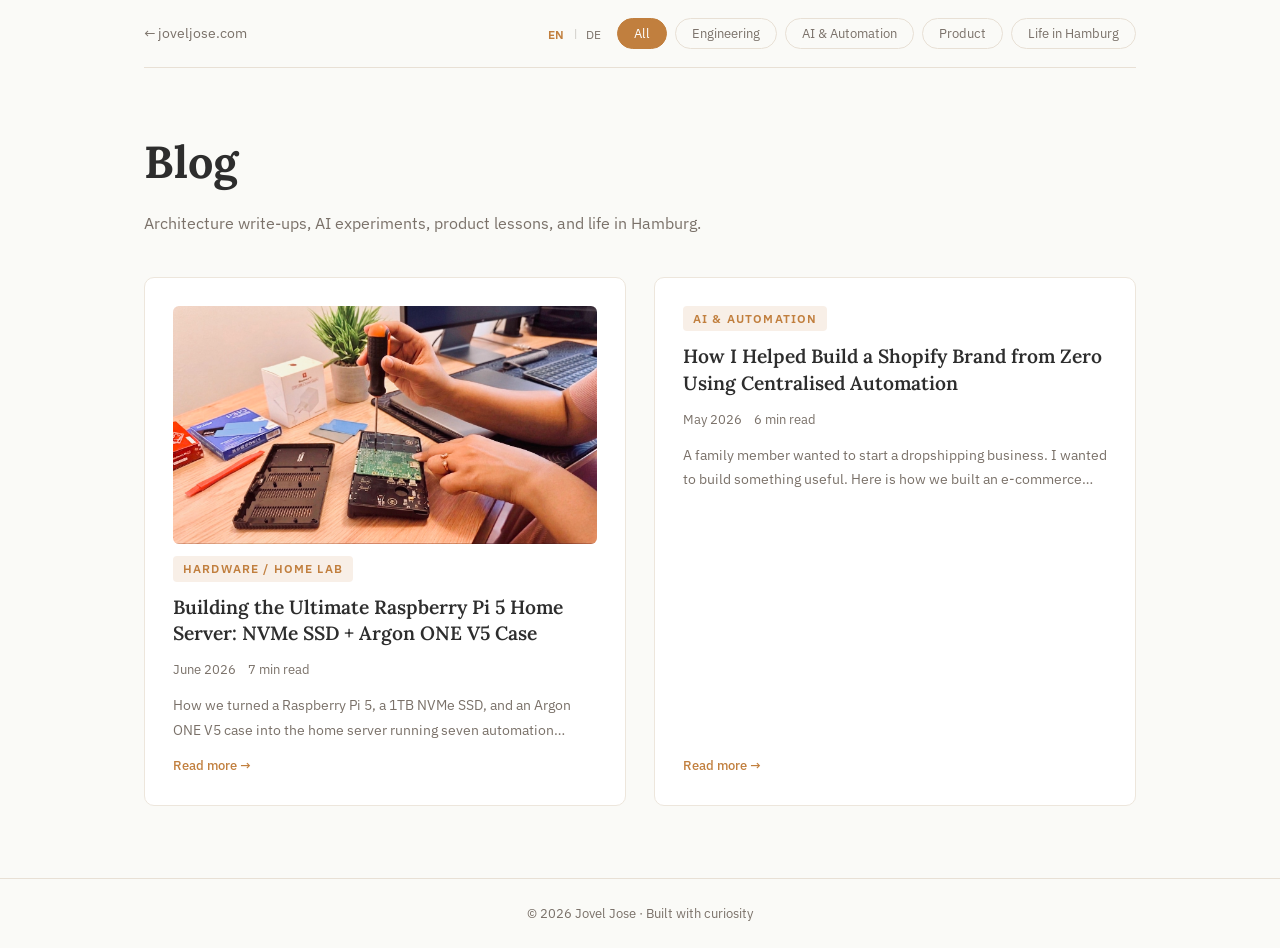
<file: blog/index.html>
<!DOCTYPE html>
<html lang="en">
<head>
  <meta charset="UTF-8" />
  <meta name="viewport" content="width=device-width, initial-scale=1.0" />
  <title>Blog — Jovel Jose</title>
  <meta name="description" content="Architecture write-ups, AI experiments, product lessons, and life in Hamburg by Jovel Jose." />
  <meta property="og:title" content="Blog — Jovel Jose" />
  <meta property="og:description" content="Architecture write-ups, AI experiments, product lessons, and life in Hamburg." />
  <meta property="og:type" content="website" />
  <meta property="og:url" content="https://joveljose.com/blog/" />

  <link rel="stylesheet" href="../assets/css/blog.css" />
</head>
<body>

  <div class="container">

    <!-- Nav -->
    <nav class="blog-nav">
      <a class="blog-nav-back" href="../">
        &#8592; joveljose.com
      </a>
      <div class="blog-nav-right" role="group" aria-label="Category filters">
        <div class="lang-toggle">
          <button class="lang-btn" data-lang="en" onclick="setLang('en')">EN</button>
          <span class="lang-sep">|</span>
          <button class="lang-btn" data-lang="de" onclick="setLang('de')">DE</button>
        </div>
        <button class="filter-btn active" data-filter="all"
                data-en="All" data-de="Alle">All</button>
        <button class="filter-btn" data-filter="engineering"
                data-en="Engineering" data-de="Technik">Engineering</button>
        <button class="filter-btn" data-filter="ai-automation"
                data-en="AI &amp; Automation" data-de="KI &amp; Automatisierung">AI &amp; Automation</button>
        <button class="filter-btn" data-filter="product"
                data-en="Product" data-de="Produkt">Product</button>
        <button class="filter-btn" data-filter="hamburg"
                data-en="Life in Hamburg" data-de="Leben in Hamburg">Life in Hamburg</button>
      </div>
    </nav>

    <!-- Header -->
    <header class="blog-header">
      <h1 class="blog-heading"
          data-en="Blog"
          data-de="Blog">Blog</h1>
      <p class="blog-subheading"
         data-en="Architecture write-ups, AI experiments, product lessons, and life in Hamburg."
         data-de="Architektur-Artikel, KI-Experimente, Produktlektionen und das Leben in Hamburg.">Architecture write-ups, AI experiments, product lessons, and life in Hamburg.</p>
    </header>

    <!-- Post grid -->
    <main class="post-grid" id="post-grid">

      <a class="post-card"
         href="pi5-server-build/"
         data-category="engineering">
        <img class="post-card-thumb"
             src="/assets/img/blog/pi5-build/blog_img_2_rasberry.jpg"
             alt="Raspberry Pi 5 in Argon ONE V5 case" />
        <span class="post-category">Hardware / Home Lab</span>
        <h2 class="post-title">Building the Ultimate Raspberry Pi 5 Home Server: NVMe SSD + Argon ONE V5 Case</h2>
        <div class="post-meta">
          <span>June 2026</span>
          <span>7 min read</span>
        </div>
        <p class="post-excerpt"
           data-en="How we turned a Raspberry Pi 5, a 1TB NVMe SSD, and an Argon ONE V5 case into the home server running seven automation projects — at zero ongoing compute cost."
           data-de="Wie wir einen Raspberry Pi 5, eine 1-TB-NVMe-SSD und ein Argon ONE V5 Gehäuse in den Heimserver verwandelt haben, der sieben Automatisierungsprojekte betreibt – ohne laufende Serverkosten.">How we turned a Raspberry Pi 5, a 1TB NVMe SSD, and an Argon ONE V5 case into the home server running seven automation projects — at zero ongoing compute cost.</p>
        <span class="post-read-more">Read more &#8594;</span>
      </a>

      <a class="post-card"
         href="hues-of-hamburg-shopify/"
         data-category="ai-automation">
        <span class="post-category">AI &amp; Automation</span>
        <h2 class="post-title">How I Helped Build a Shopify Brand from Zero Using Centralised Automation</h2>
        <div class="post-meta">
          <span>May 2026</span>
          <span>6 min read</span>
        </div>
        <p class="post-excerpt"
           data-en="A family member wanted to start a dropshipping business. I wanted to build something useful. Here is how we built an e-commerce brand using Shopify, a centralised dashboard, and automation that runs on a Pi at home."
           data-de="Ein Familienmitglied wollte ein Dropshipping-Business starten – und ich wollte die Gelegenheit nutzen, um etwas Nützliches zu bauen. Das Ergebnis: Eine maßgeschneiderte Lösung aus Shopify, einem zentralen Dashboard und schlanker Automatisierung auf einem Raspberry Pi.">A family member wanted to start a dropshipping business. I wanted to build something useful. Here is how we built an e-commerce brand using Shopify, a centralised dashboard, and automation that runs on a Pi at home.</p>
        <span class="post-read-more">Read more &#8594;</span>
      </a>

    </main>

  </div><!-- /container -->

  <footer class="blog-footer">
    &copy; 2026 Jovel Jose &middot; Built with curiosity
  </footer>

  <script src="../assets/js/lang.js"></script>
  <script src="../assets/js/cursor.js"></script>
  <script>
    /* Category filter */
    const btns  = document.querySelectorAll('.filter-btn');
    const cards = document.querySelectorAll('.post-card');

    btns.forEach(btn => {
      btn.addEventListener('click', () => {
        btns.forEach(b => b.classList.remove('active'));
        btn.classList.add('active');
        const filter = btn.dataset.filter;
        cards.forEach(card => {
          const match = filter === 'all' || card.dataset.category === filter;
          card.dataset.hidden = match ? 'false' : 'true';
        });
      });
    });
  </script>

</body>
</html>
</file>
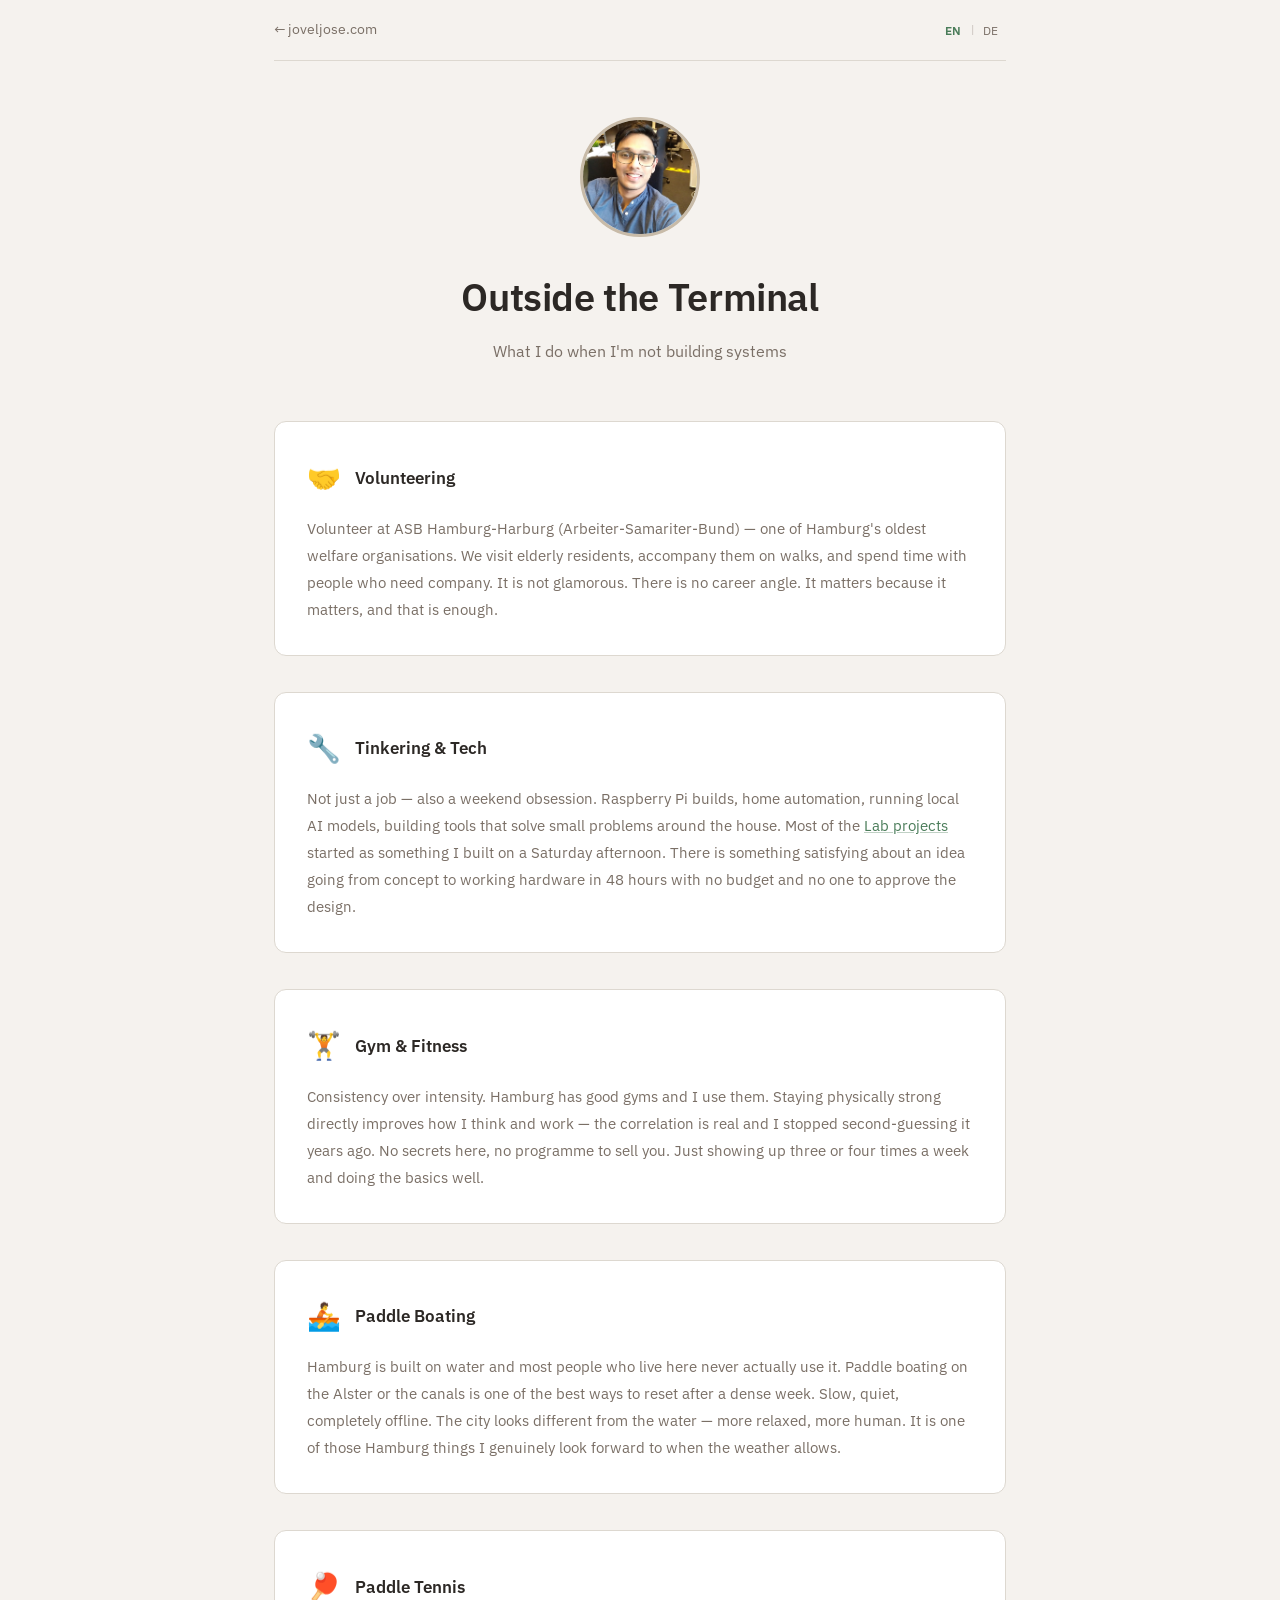
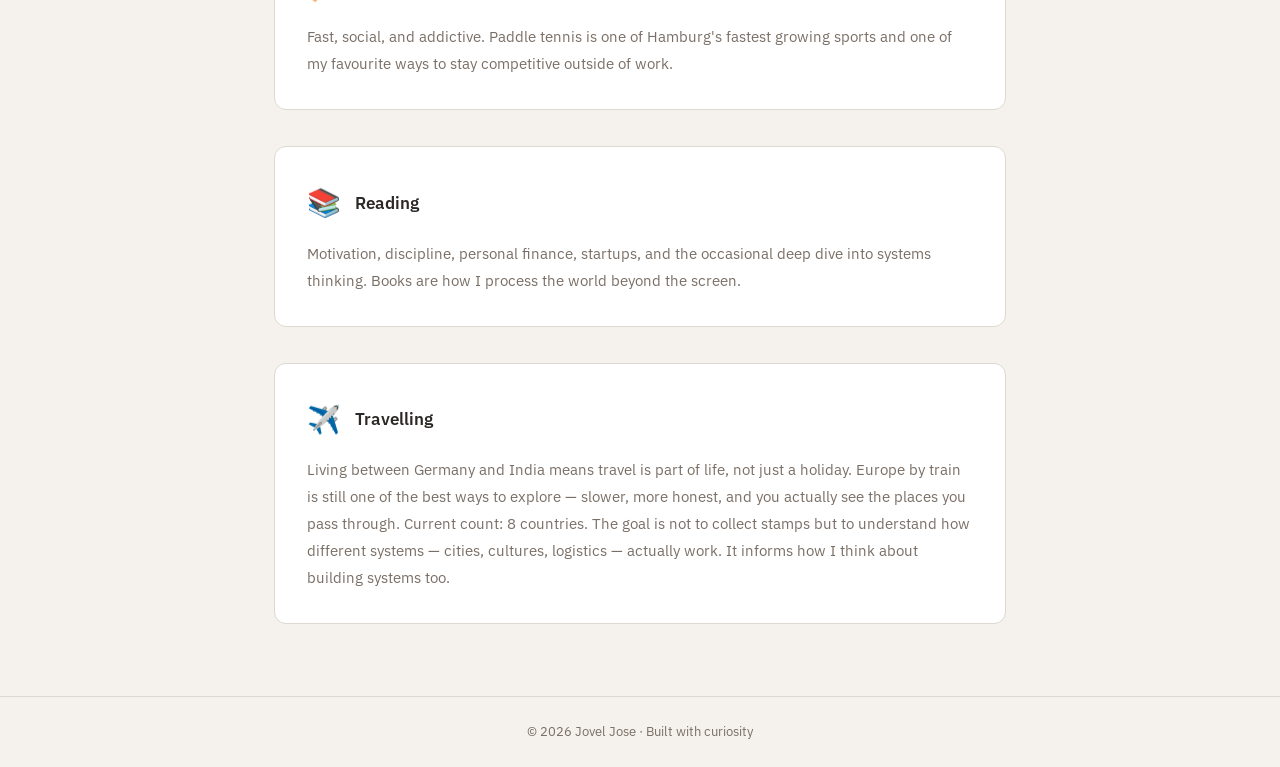
<file: hobbies/index.html>
<!DOCTYPE html>
<html lang="en">
<head>
  <meta charset="UTF-8" />
  <meta name="viewport" content="width=device-width, initial-scale=1.0" />
  <title>Hobbies — Jovel Jose</title>
  <meta name="description" content="What Jovel Jose does outside the terminal — volunteering, tinkering, fitness, paddle boating, and travel." />
  <meta property="og:title" content="Outside the Terminal — Jovel Jose" />
  <meta property="og:description" content="What I do when I'm not building systems." />
  <meta property="og:type" content="website" />
  <meta property="og:url" content="https://joveljose.com/hobbies/" />

  <link rel="stylesheet" href="../assets/css/hobbies.css" />
</head>
<body>

  <div class="container">

    <!-- Nav -->
    <nav class="hobby-nav">
      <a class="hobby-nav-back" href="../">
        &#8592; joveljose.com
      </a>
      <div class="lang-toggle">
        <button class="lang-btn" data-lang="en" onclick="setLang('en')">EN</button>
        <span class="lang-sep">|</span>
        <button class="lang-btn" data-lang="de" onclick="setLang('de')">DE</button>
      </div>
    </nav>

    <!-- Header -->
    <header class="hobby-header">
      <div class="hobby-photo-wrap">
        <img
          class="hobby-photo"
          src="../assets/img/profile.jpg"
          alt="Jovel Jose"
          onerror="this.style.display='none'; this.nextElementSibling.style.display='flex';"
        />
        <div class="hobby-photo-placeholder" style="display:none;">&#128512;</div>
      </div>
      <h1 class="hobby-heading"
          data-en="Outside the Terminal"
          data-de="Außerhalb des Terminals">Outside the Terminal</h1>
      <p class="hobby-subheading"
         data-en="What I do when I'm not building systems"
         data-de="Was ich mache, wenn ich keine Systeme baue">What I do when I'm not building systems</p>
    </header>

    <!-- Sections -->
    <main class="hobby-sections">

      <!-- 1. Volunteering (was Community — moved to top) -->
      <section class="hobby-section">
        <div class="hobby-section-head">
          <span class="hobby-icon">🤝</span>
          <h2 class="hobby-section-title"
              data-en="Volunteering"
              data-de="Ehrenamt">Volunteering</h2>
        </div>
        <p class="hobby-section-body"
           data-en="Volunteer at ASB Hamburg-Harburg (Arbeiter-Samariter-Bund) — one of Hamburg's oldest welfare organisations. We visit elderly residents, accompany them on walks, and spend time with people who need company. It is not glamorous. There is no career angle. It matters because it matters, and that is enough."
           data-de="Ehrenamtlicher Helfer beim ASB Hamburg-Harburg (Arbeiter-Samariter-Bund) – einer der traditionsreichsten Hilfsorganisationen der Stadt. Wir besuchen ältere Menschen, begleiten sie bei Spaziergängen oder schenken ihnen einfach Zeit und Gesellschaft. Ein unglaublich erdender und sinnstiftender Ausgleich.">
          Volunteer at ASB Hamburg-Harburg (Arbeiter-Samariter-Bund) — one of Hamburg's oldest welfare organisations. We visit elderly residents, accompany them on walks, and spend time with people who need company. It is not glamorous. There is no career angle. It matters because it matters, and that is enough.
        </p>
      </section>

      <!-- 2. Tinkering & Tech -->
      <section class="hobby-section">
        <div class="hobby-section-head">
          <span class="hobby-icon">🔧</span>
          <h2 class="hobby-section-title"
              data-en="Tinkering &amp; Tech"
              data-de="Basteln &amp; Technik">Tinkering &amp; Tech</h2>
        </div>
        <p class="hobby-section-body"
           data-en="Not just a job — also a weekend obsession. Raspberry Pi builds, home automation, running local AI models, building tools that solve small problems around the house. Most of the &lt;a href=&quot;../#lab&quot;&gt;Lab projects&lt;/a&gt; started as something I built on a Saturday afternoon. There is something satisfying about an idea going from concept to working hardware in 48 hours with no budget and no one to approve the design."
           data-de="Für mich nicht nur ein Beruf, sondern eine echte Wochenend-Obsession. Ob Raspberry-Pi-Projekte, Smart Home, lokale KI-Modelle oder kleine Tools für den Alltag: Die meisten meiner &lt;a href=&quot;../#lab&quot;&gt;Lab-Projekte&lt;/a&gt; entstehen spontan an einem Samstagnachmittag, weil ich ein Problem lösen will.">
          Not just a job — also a weekend obsession. Raspberry Pi builds, home automation, running local AI models, building tools that solve small problems around the house. Most of the <a href="../#lab">Lab projects</a> started as something I built on a Saturday afternoon. There is something satisfying about an idea going from concept to working hardware in 48 hours with no budget and no one to approve the design.
        </p>
      </section>

      <!-- 3. Gym & Fitness -->
      <section class="hobby-section">
        <div class="hobby-section-head">
          <span class="hobby-icon">🏋️</span>
          <h2 class="hobby-section-title"
              data-en="Gym &amp; Fitness"
              data-de="Sport &amp; Fitness">Gym &amp; Fitness</h2>
        </div>
        <p class="hobby-section-body"
           data-en="Consistency over intensity. Hamburg has good gyms and I use them. Staying physically strong directly improves how I think and work — the correlation is real and I stopped second-guessing it years ago. No secrets here, no programme to sell you. Just showing up three or four times a week and doing the basics well."
           data-de="Kontinuität schlägt Intensität. Hamburg hat eine tolle Fitness-Szene und ich nutze sie regelmäßig. Körperlich fit zu bleiben, ist für mich die beste Basis, um auch im Job klar und fokussiert denken zu können.">
          Consistency over intensity. Hamburg has good gyms and I use them. Staying physically strong directly improves how I think and work — the correlation is real and I stopped second-guessing it years ago. No secrets here, no programme to sell you. Just showing up three or four times a week and doing the basics well.
        </p>
      </section>

      <!-- 4. Paddle Boating -->
      <section class="hobby-section">
        <div class="hobby-section-head">
          <span class="hobby-icon">🚣</span>
          <h2 class="hobby-section-title"
              data-en="Paddle Boating"
              data-de="Paddeln">Paddle Boating</h2>
        </div>
        <p class="hobby-section-body"
           data-en="Hamburg is built on water and most people who live here never actually use it. Paddle boating on the Alster or the canals is one of the best ways to reset after a dense week. Slow, quiet, completely offline. The city looks different from the water — more relaxed, more human. It is one of those Hamburg things I genuinely look forward to when the weather allows."
           data-de="Hamburg ist komplett auf dem Wasser gebaut, aber viel zu wenige Menschen nutzen es aktiv. Beim Kanu- oder Kajakfahren auf der Alster und den unzähligen Kanälen kann ich perfekt abschalten. Langsam, friedlich und absolut offline.">
          Hamburg is built on water and most people who live here never actually use it. Paddle boating on the Alster or the canals is one of the best ways to reset after a dense week. Slow, quiet, completely offline. The city looks different from the water — more relaxed, more human. It is one of those Hamburg things I genuinely look forward to when the weather allows.
        </p>
      </section>

      <!-- 5. Paddle Tennis -->
      <section class="hobby-section">
        <div class="hobby-section-head">
          <span class="hobby-icon">🏓</span>
          <h2 class="hobby-section-title"
              data-en="Paddle Tennis"
              data-de="Padel Tennis">Paddle Tennis</h2>
        </div>
        <p class="hobby-section-body"
           data-en="Fast, social, and addictive. Paddle tennis is one of Hamburg's fastest growing sports and one of my favourite ways to stay competitive outside of work."
           data-de="Schnell, sozial und absolut süchtig machend. Padel ist einer der am schnellsten wachsenden Sports in Hamburg und eine meiner liebsten Arten, auch außerhalb der Arbeit wettbewerbsfähig zu bleiben.">
          Fast, social, and addictive. Paddle tennis is one of Hamburg's fastest growing sports and one of my favourite ways to stay competitive outside of work.
        </p>
      </section>

      <!-- 6. Reading -->
      <section class="hobby-section">
        <div class="hobby-section-head">
          <span class="hobby-icon">📚</span>
          <h2 class="hobby-section-title"
              data-en="Reading"
              data-de="Lesen">Reading</h2>
        </div>
        <p class="hobby-section-body"
           data-en="Motivation, discipline, personal finance, startups, and the occasional deep dive into systems thinking. Books are how I process the world beyond the screen."
           data-de="Motivation, Disziplin, persönliche Finanzen, Startups und gelegentlich tief in systemisches Denken eintauchen. Bücher sind mein Weg, die Welt jenseits des Bildschirms zu verarbeiten.">
          Motivation, discipline, personal finance, startups, and the occasional deep dive into systems thinking. Books are how I process the world beyond the screen.
        </p>
      </section>

      <!-- 7. Travelling -->
      <section class="hobby-section">
        <div class="hobby-section-head">
          <span class="hobby-icon">✈️</span>
          <h2 class="hobby-section-title"
              data-en="Travelling"
              data-de="Reisen">Travelling</h2>
        </div>
        <p class="hobby-section-body"
           data-en="Living between Germany and India means travel is part of life, not just a holiday. Europe by train is still one of the best ways to explore — slower, more honest, and you actually see the places you pass through. Current count: 8 countries. The goal is not to collect stamps but to understand how different systems — cities, cultures, logistics — actually work. It informs how I think about building systems too."
           data-de="Mein Leben spielt sich zwischen Deutschland und Indien ab. Dadurch ist das Reisen für mich kein reiner Urlaub, sondern fester Bestandteil meines Alltags. Gleichzeitig gibt es für mich kaum etwas Besseres, als Europa ganz entspannt mit dem Zug zu entdecken.">
          Living between Germany and India means travel is part of life, not just a holiday. Europe by train is still one of the best ways to explore — slower, more honest, and you actually see the places you pass through. Current count: 8 countries. The goal is not to collect stamps but to understand how different systems — cities, cultures, logistics — actually work. It informs how I think about building systems too.
        </p>
      </section>

    </main>

  </div><!-- /container -->

  <footer class="hobby-footer">
    &copy; 2026 Jovel Jose &middot; Built with curiosity
  </footer>

  <script src="../assets/js/lang.js"></script>
  <script src="../assets/js/cursor.js"></script>
  <script>
    /* Scroll reveal */
    const sections = document.querySelectorAll('.hobby-section');
    const io = new IntersectionObserver((entries) => {
      entries.forEach(e => {
        if (e.isIntersecting) {
          e.target.classList.add('visible');
          io.unobserve(e.target);
        }
      });
    }, { threshold: 0.12 });
    sections.forEach(s => io.observe(s));
  </script>

</body>
</html>
</file>
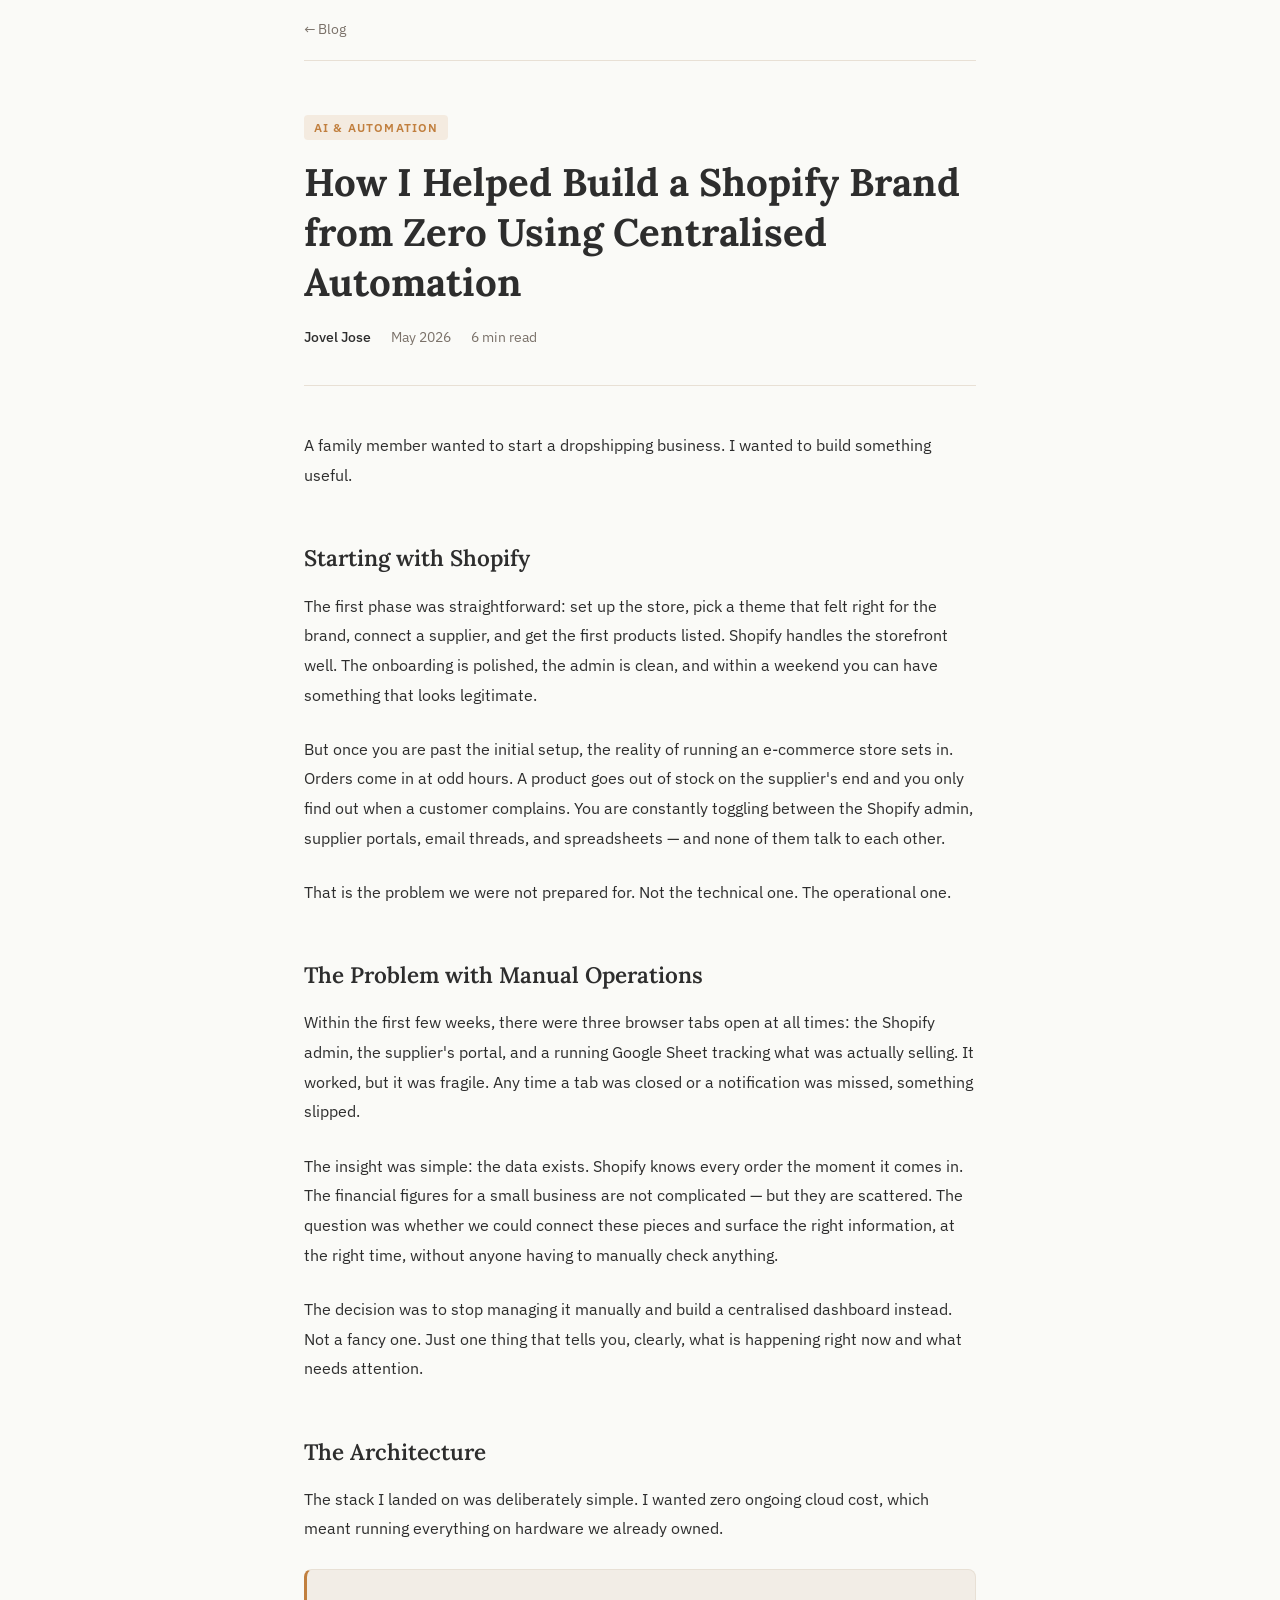
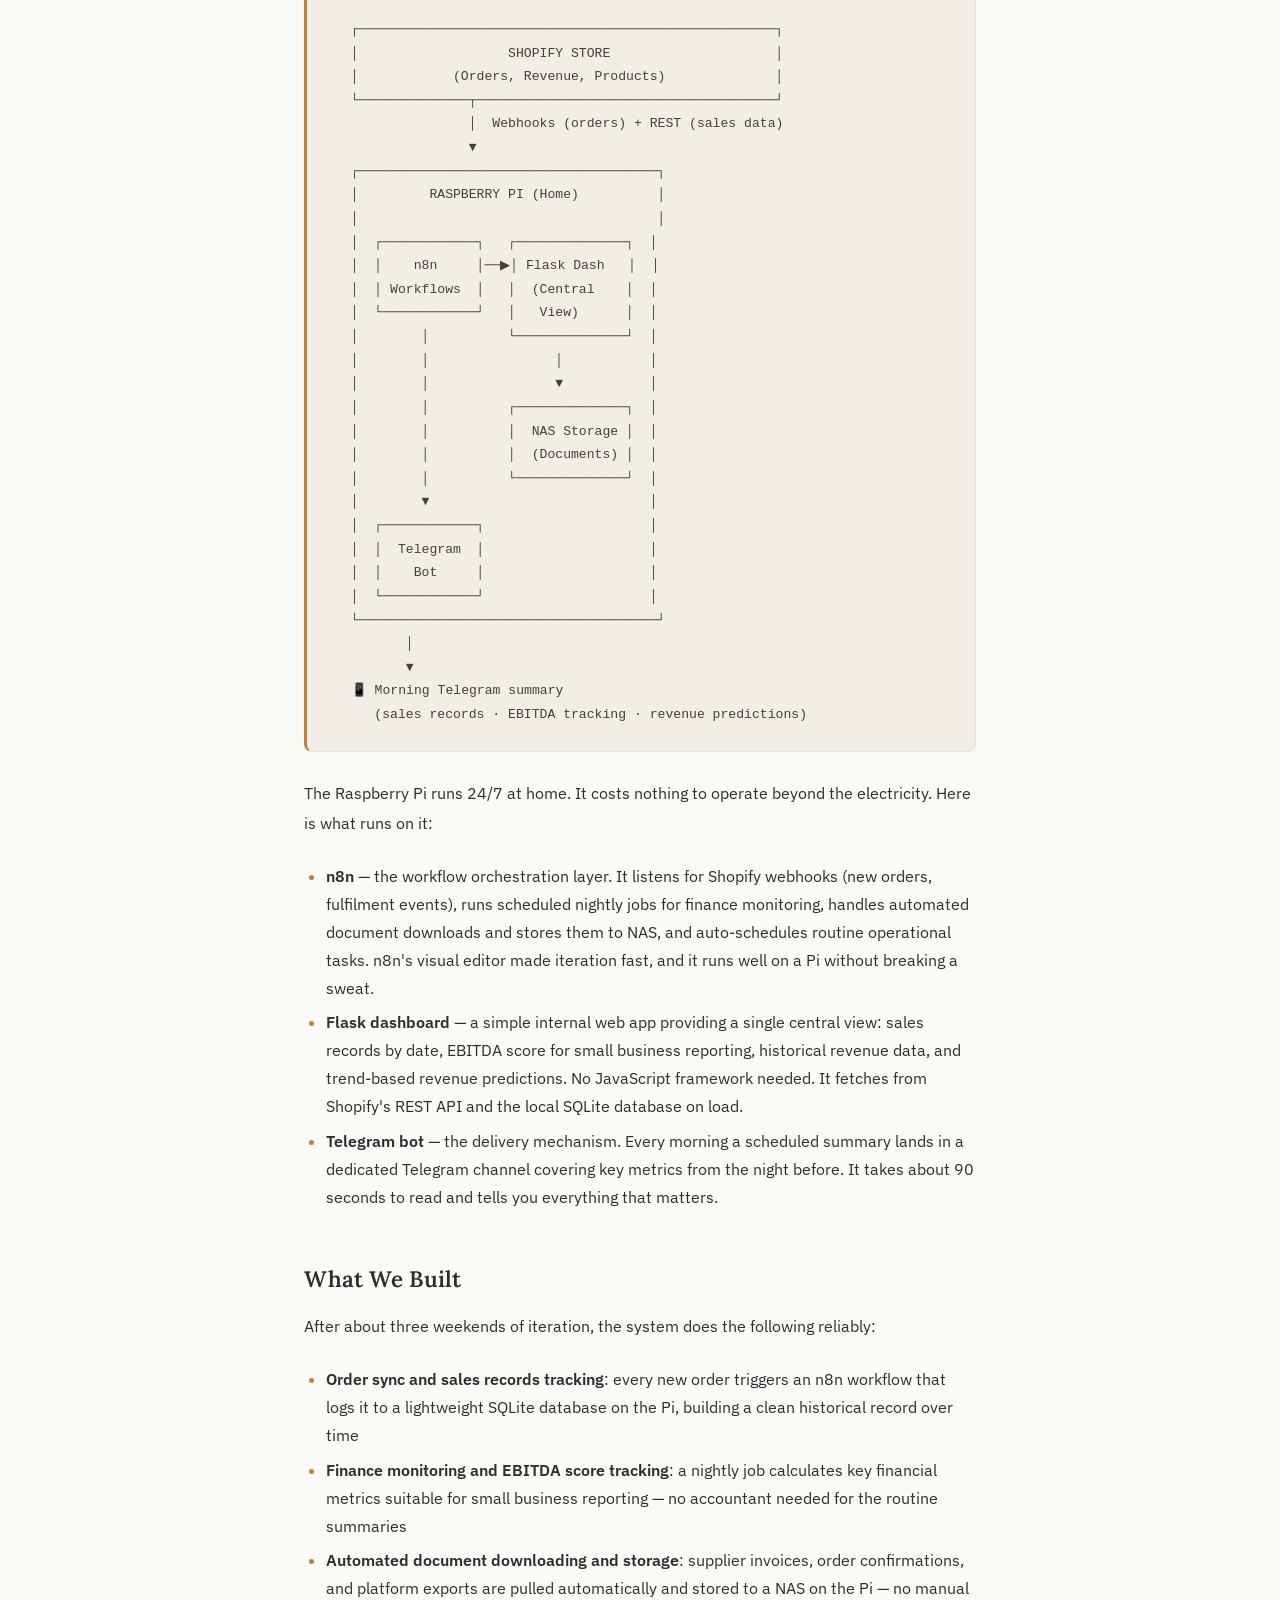
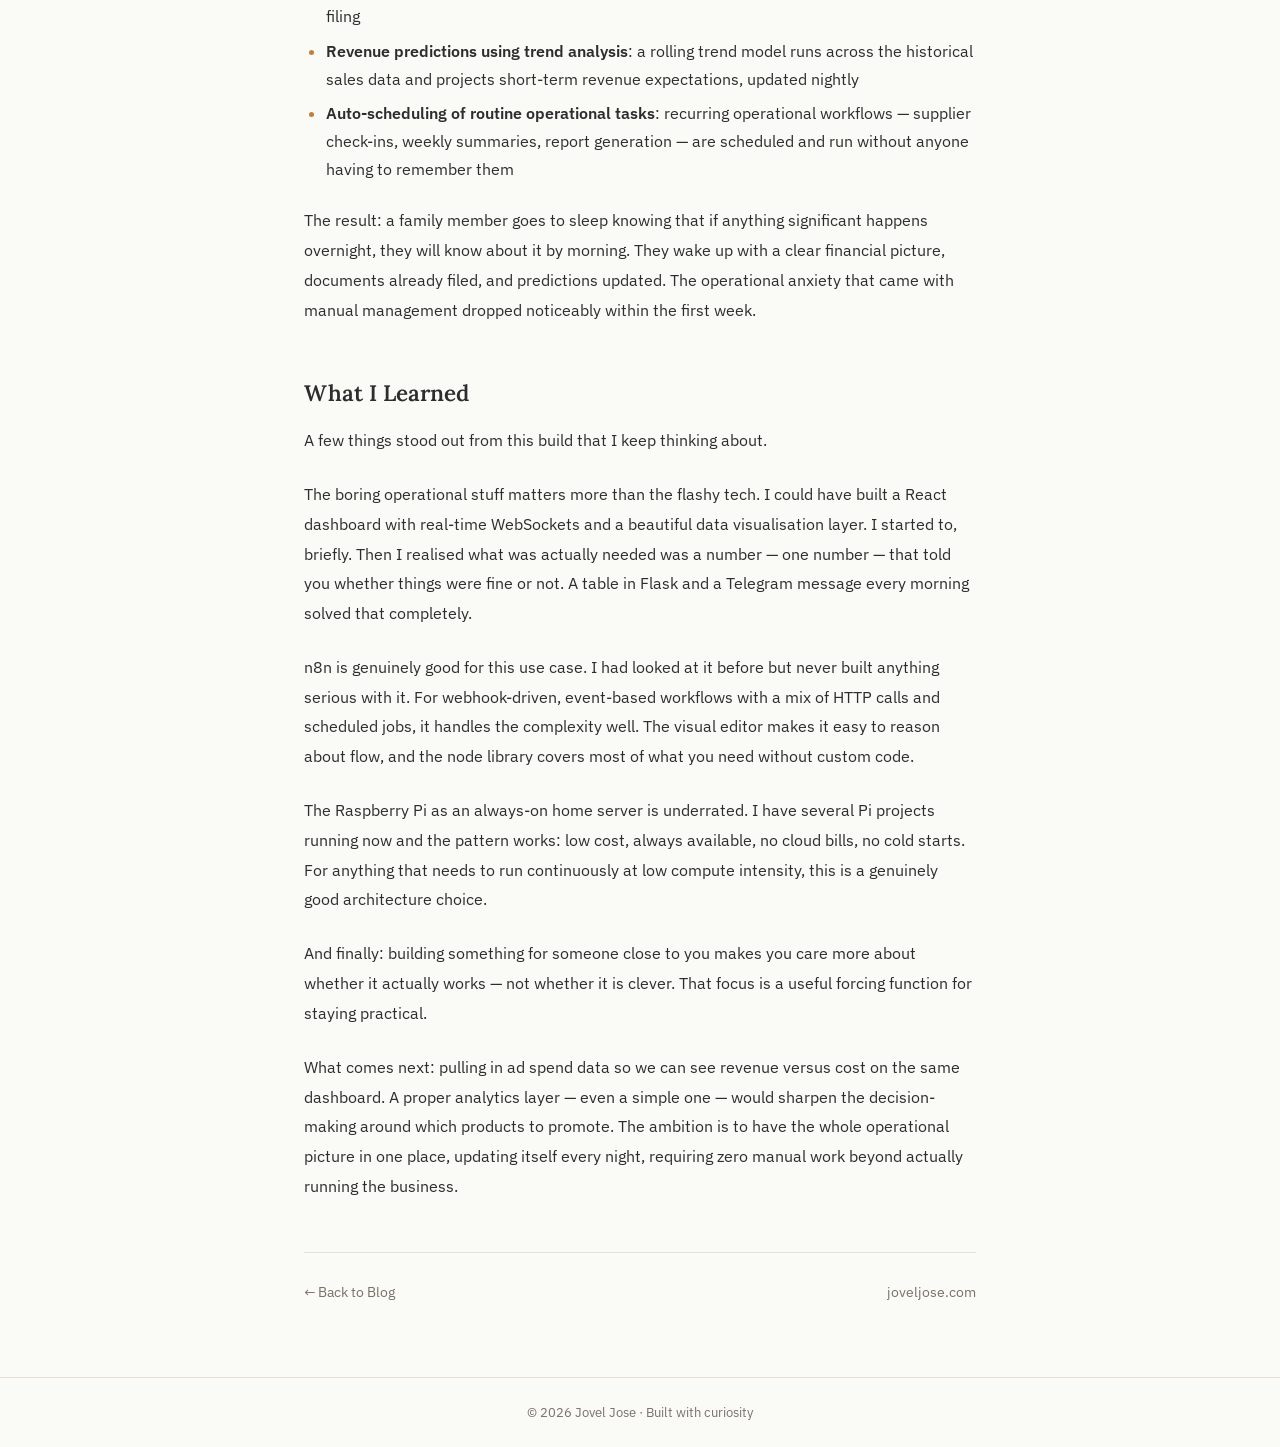
<file: blog/hues-of-hamburg-shopify/index.html>
<!DOCTYPE html>
<html lang="en">
<head>
  <meta charset="UTF-8" />
  <meta name="viewport" content="width=device-width, initial-scale=1.0" />
  <title>How I Helped Build a Shopify Brand from Zero Using Centralised Automation — Jovel Jose</title>
  <meta name="description" content="How we built an e-commerce brand using Shopify, a centralised dashboard, and automation running on a Raspberry Pi." />
  <meta property="og:title" content="How I Helped Build a Shopify Brand from Zero Using Centralised Automation" />
  <meta property="og:description" content="A family member wanted to start a dropshipping business. I wanted to build something useful. Here is how we did it." />
  <meta property="og:type" content="article" />
  <meta property="og:url" content="https://joveljose.com/blog/hues-of-hamburg-shopify/" />

  <link rel="stylesheet" href="../../assets/css/blog.css" />
</head>
<body>

  <!-- Article nav -->
  <div class="article-container">
    <nav class="article-nav">
      <a class="blog-nav-back" href="../">
        &#8592; Blog
      </a>
    </nav>
  </div>

  <div class="article-container">

    <!-- Article header -->
    <header class="article-header">
      <span class="article-category">AI &amp; Automation</span>
      <h1 class="article-title">How I Helped Build a Shopify Brand from Zero Using Centralised Automation</h1>
      <div class="article-meta">
        <span class="article-author">Jovel Jose</span>
        <span>May 2026</span>
        <span>6 min read</span>
      </div>
    </header>

    <!-- Article body -->
    <article class="article-body">

      <p>A family member wanted to start a dropshipping business. I wanted to build something useful.</p>

      <h2>Starting with Shopify</h2>

      <p>The first phase was straightforward: set up the store, pick a theme that felt right for the brand, connect a supplier, and get the first products listed. Shopify handles the storefront well. The onboarding is polished, the admin is clean, and within a weekend you can have something that looks legitimate.</p>

      <p>But once you are past the initial setup, the reality of running an e-commerce store sets in. Orders come in at odd hours. A product goes out of stock on the supplier's end and you only find out when a customer complains. You are constantly toggling between the Shopify admin, supplier portals, email threads, and spreadsheets — and none of them talk to each other.</p>

      <p>That is the problem we were not prepared for. Not the technical one. The operational one.</p>

      <h2>The Problem with Manual Operations</h2>

      <p>Within the first few weeks, there were three browser tabs open at all times: the Shopify admin, the supplier's portal, and a running Google Sheet tracking what was actually selling. It worked, but it was fragile. Any time a tab was closed or a notification was missed, something slipped.</p>

      <p>The insight was simple: the data exists. Shopify knows every order the moment it comes in. The financial figures for a small business are not complicated — but they are scattered. The question was whether we could connect these pieces and surface the right information, at the right time, without anyone having to manually check anything.</p>

      <p>The decision was to stop managing it manually and build a centralised dashboard instead. Not a fancy one. Just one thing that tells you, clearly, what is happening right now and what needs attention.</p>

      <h2>The Architecture</h2>

      <p>The stack I landed on was deliberately simple. I wanted zero ongoing cloud cost, which meant running everything on hardware we already owned.</p>

<div class="arch-diagram">
  ┌─────────────────────────────────────────────────────┐
  │                   SHOPIFY STORE                     │
  │            (Orders, Revenue, Products)              │
  └──────────────┬──────────────────────────────────────┘
                 │  Webhooks (orders) + REST (sales data)
                 ▼
  ┌──────────────────────────────────────┐
  │         RASPBERRY PI (Home)          │
  │                                      │
  │  ┌────────────┐   ┌──────────────┐  │
  │  │    n8n     │──▶│ Flask Dash   │  │
  │  │ Workflows  │   │  (Central    │  │
  │  └────────────┘   │   View)      │  │
  │        │          └──────────────┘  │
  │        │                │           │
  │        │                ▼           │
  │        │          ┌──────────────┐  │
  │        │          │  NAS Storage │  │
  │        │          │  (Documents) │  │
  │        │          └──────────────┘  │
  │        ▼                            │
  │  ┌────────────┐                     │
  │  │  Telegram  │                     │
  │  │    Bot     │                     │
  │  └────────────┘                     │
  └──────────────────────────────────────┘
         │
         ▼
  📱 Morning Telegram summary
     (sales records · EBITDA tracking · revenue predictions)
</div>

      <p>The Raspberry Pi runs 24/7 at home. It costs nothing to operate beyond the electricity. Here is what runs on it:</p>

      <ul>
        <li><strong>n8n</strong> — the workflow orchestration layer. It listens for Shopify webhooks (new orders, fulfilment events), runs scheduled nightly jobs for finance monitoring, handles automated document downloads and stores them to NAS, and auto-schedules routine operational tasks. n8n's visual editor made iteration fast, and it runs well on a Pi without breaking a sweat.</li>
        <li><strong>Flask dashboard</strong> — a simple internal web app providing a single central view: sales records by date, EBITDA score for small business reporting, historical revenue data, and trend-based revenue predictions. No JavaScript framework needed. It fetches from Shopify's REST API and the local SQLite database on load.</li>
        <li><strong>Telegram bot</strong> — the delivery mechanism. Every morning a scheduled summary lands in a dedicated Telegram channel covering key metrics from the night before. It takes about 90 seconds to read and tells you everything that matters.</li>
      </ul>

      <h2>What We Built</h2>

      <p>After about three weekends of iteration, the system does the following reliably:</p>

      <ul>
        <li><strong>Order sync and sales records tracking</strong>: every new order triggers an n8n workflow that logs it to a lightweight SQLite database on the Pi, building a clean historical record over time</li>
        <li><strong>Finance monitoring and EBITDA score tracking</strong>: a nightly job calculates key financial metrics suitable for small business reporting — no accountant needed for the routine summaries</li>
        <li><strong>Automated document downloading and storage</strong>: supplier invoices, order confirmations, and platform exports are pulled automatically and stored to a NAS on the Pi — no manual filing</li>
        <li><strong>Revenue predictions using trend analysis</strong>: a rolling trend model runs across the historical sales data and projects short-term revenue expectations, updated nightly</li>
        <li><strong>Auto-scheduling of routine operational tasks</strong>: recurring operational workflows — supplier check-ins, weekly summaries, report generation — are scheduled and run without anyone having to remember them</li>
      </ul>

      <p>The result: a family member goes to sleep knowing that if anything significant happens overnight, they will know about it by morning. They wake up with a clear financial picture, documents already filed, and predictions updated. The operational anxiety that came with manual management dropped noticeably within the first week.</p>

      <h2>What I Learned</h2>

      <p>A few things stood out from this build that I keep thinking about.</p>

      <p>The boring operational stuff matters more than the flashy tech. I could have built a React dashboard with real-time WebSockets and a beautiful data visualisation layer. I started to, briefly. Then I realised what was actually needed was a number — one number — that told you whether things were fine or not. A table in Flask and a Telegram message every morning solved that completely.</p>

      <p>n8n is genuinely good for this use case. I had looked at it before but never built anything serious with it. For webhook-driven, event-based workflows with a mix of HTTP calls and scheduled jobs, it handles the complexity well. The visual editor makes it easy to reason about flow, and the node library covers most of what you need without custom code.</p>

      <p>The Raspberry Pi as an always-on home server is underrated. I have several Pi projects running now and the pattern works: low cost, always available, no cloud bills, no cold starts. For anything that needs to run continuously at low compute intensity, this is a genuinely good architecture choice.</p>

      <p>And finally: building something for someone close to you makes you care more about whether it actually works — not whether it is clever. That focus is a useful forcing function for staying practical.</p>

      <p>What comes next: pulling in ad spend data so we can see revenue versus cost on the same dashboard. A proper analytics layer — even a simple one — would sharpen the decision-making around which products to promote. The ambition is to have the whole operational picture in one place, updating itself every night, requiring zero manual work beyond actually running the business.</p>

      <div class="article-footer-note">
        <a class="back-link" href="../">&#8592; Back to Blog</a>
        <a class="back-link" href="../../">joveljose.com</a>
      </div>

    </article>
  </div>

  <footer class="blog-footer">
    &copy; 2026 Jovel Jose &middot; Built with curiosity
  </footer>

</body>
</html>
</file>
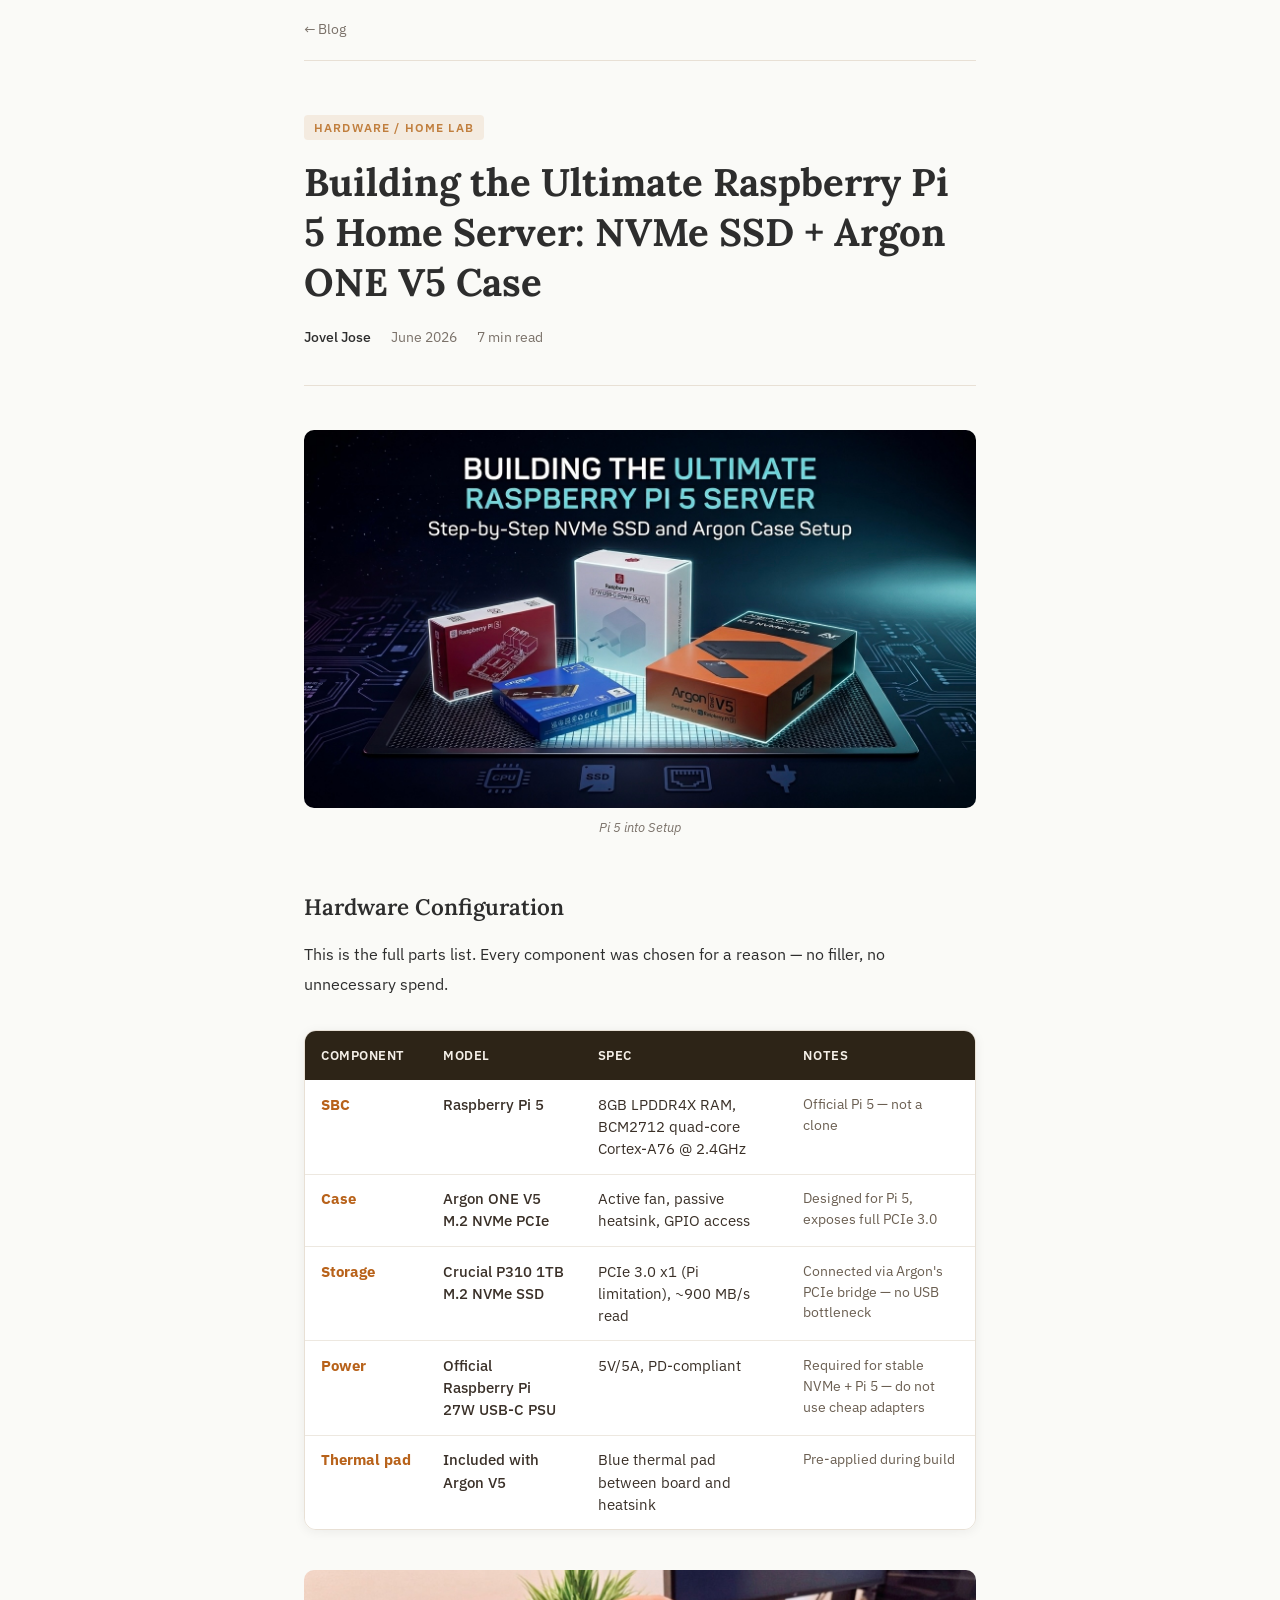
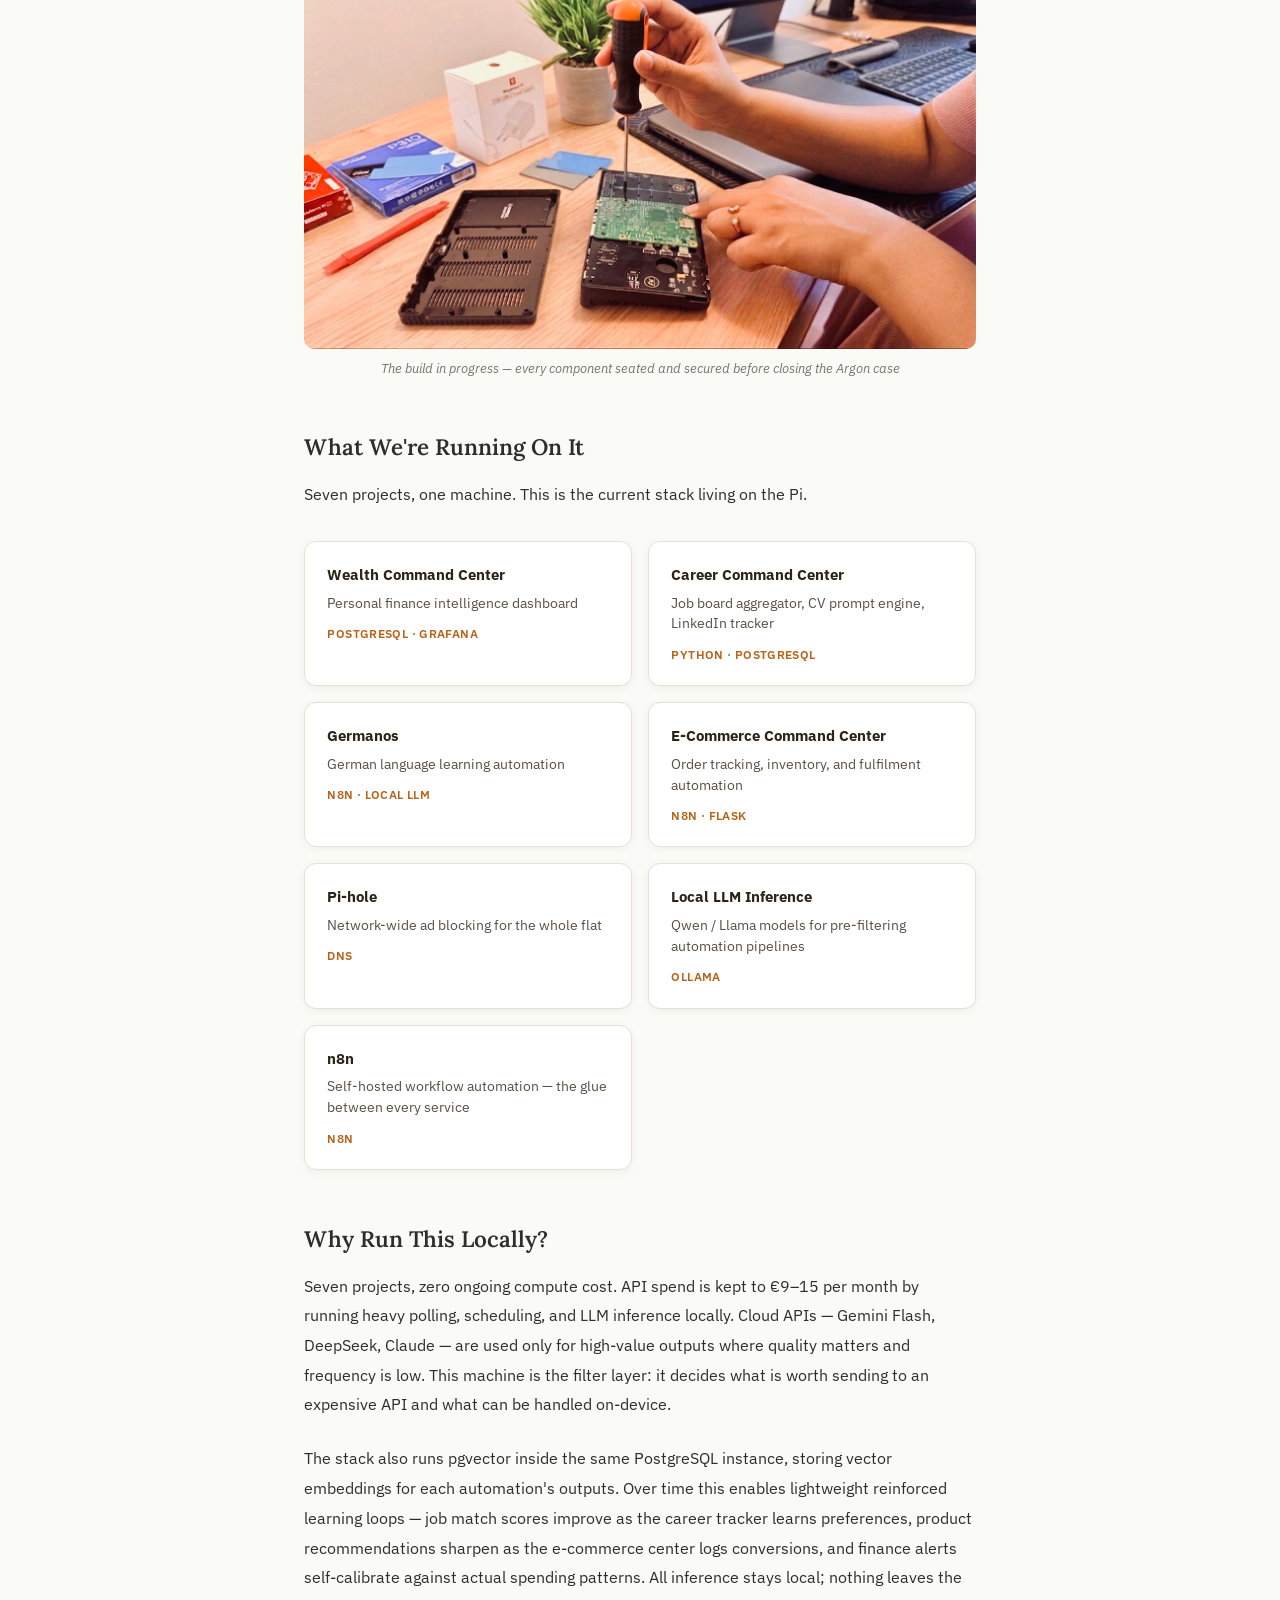
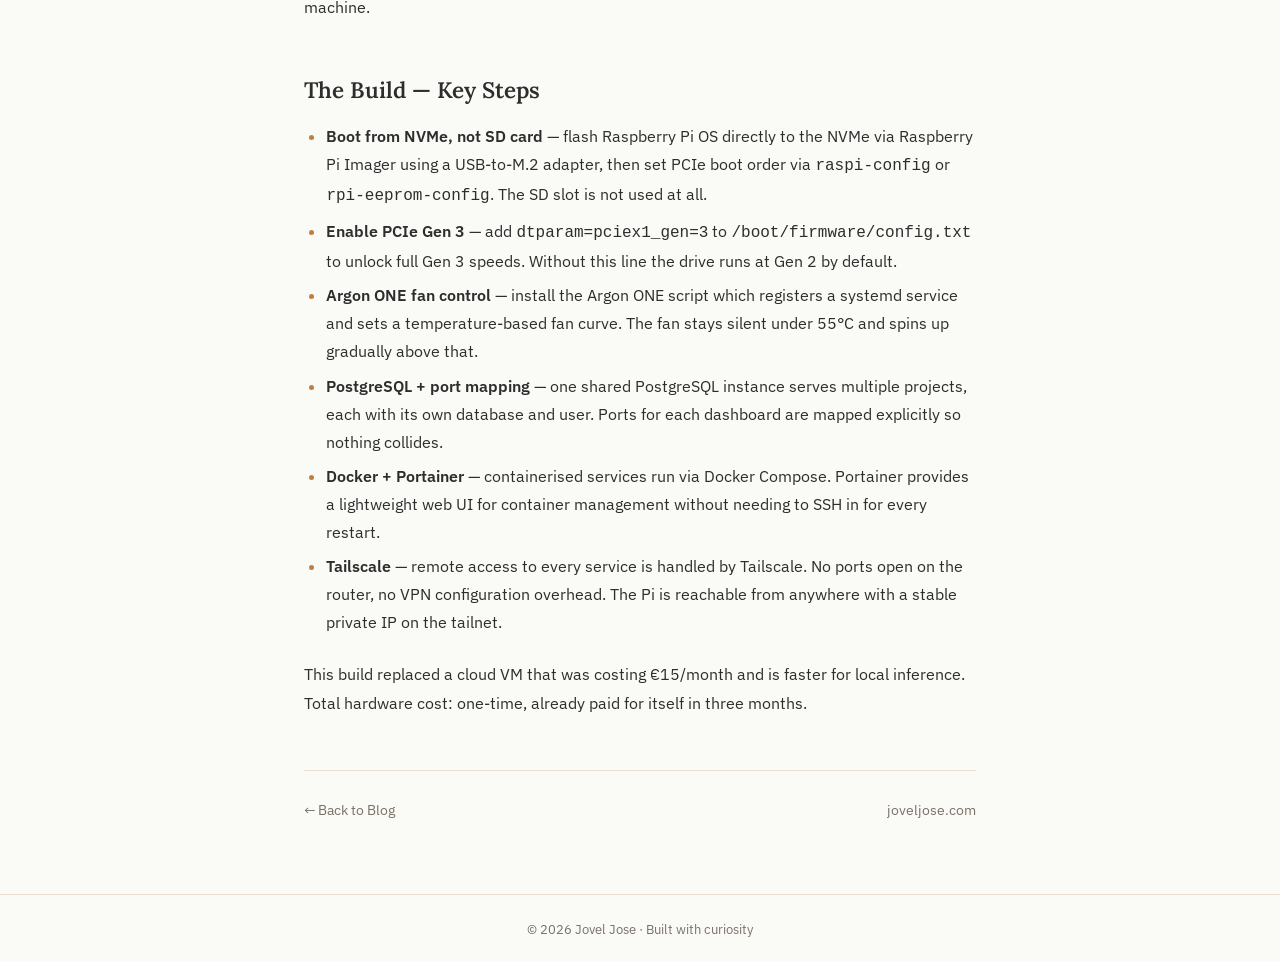
<file: blog/pi5-server-build/index.html>
<!DOCTYPE html>
<html lang="en">
<head>
  <meta charset="UTF-8" />
  <meta name="viewport" content="width=device-width, initial-scale=1.0" />
  <title>Building the Ultimate Raspberry Pi 5 Home Server: NVMe SSD + Argon ONE V5 Case — Jovel Jose</title>
  <meta name="description" content="How we turned a Raspberry Pi 5, a 1TB NVMe SSD, and an Argon ONE V5 case into the home server running seven automation projects — at zero ongoing compute cost." />
  <meta property="og:title" content="Building the Ultimate Raspberry Pi 5 Home Server: NVMe SSD + Argon ONE V5 Case" />
  <meta property="og:description" content="How we turned a Raspberry Pi 5, a 1TB NVMe SSD, and an Argon ONE V5 case into the home server running seven automation projects — at zero ongoing compute cost." />
  <meta property="og:type" content="article" />
  <meta property="og:url" content="https://joveljose.com/blog/pi5-server-build/" />

  <link rel="stylesheet" href="../../assets/css/blog.css" />
</head>
<body>

  <!-- Article nav -->
  <div class="article-container">
    <nav class="article-nav">
      <a class="blog-nav-back" href="../">
        &#8592; Blog
      </a>
    </nav>
  </div>

  <div class="article-container">

    <!-- Article header -->
    <header class="article-header">
      <span class="article-category">Hardware / Home Lab</span>
      <h1 class="article-title">Building the Ultimate Raspberry Pi 5 Home Server: NVMe SSD + Argon ONE V5 Case</h1>
      <div class="article-meta">
        <span class="article-author">Jovel Jose</span>
        <span>June 2026</span>
        <span>7 min read</span>
      </div>
    </header>

    <!-- Hero image -->
    <img class="article-hero"
         src="/assets/img/blog/pi5-build/blog_img_1_rasberry.jpg"
         alt="Raspberry Pi 5 Setup" />
    <p class="article-hero-caption">Pi 5 into Setup</p>

    <!-- Article body -->
    <article class="article-body">

      <h2>Hardware Configuration</h2>

      <p>This is the full parts list. Every component was chosen for a reason — no filler, no unnecessary spend.</p>

      <div class="specs-table-wrap">
        <table class="specs-table">
          <thead>
            <tr>
              <th>Component</th>
              <th>Model</th>
              <th>Spec</th>
              <th>Notes</th>
            </tr>
          </thead>
          <tbody>
            <tr>
              <td>SBC</td>
              <td>Raspberry Pi 5</td>
              <td>8GB LPDDR4X RAM, BCM2712 quad-core Cortex-A76 @ 2.4GHz</td>
              <td>Official Pi 5 — not a clone</td>
            </tr>
            <tr>
              <td>Case</td>
              <td>Argon ONE V5 M.2 NVMe PCIe</td>
              <td>Active fan, passive heatsink, GPIO access</td>
              <td>Designed for Pi 5, exposes full PCIe 3.0</td>
            </tr>
            <tr>
              <td>Storage</td>
              <td>Crucial P310 1TB M.2 NVMe SSD</td>
              <td>PCIe 3.0 x1 (Pi limitation), ~900 MB/s read</td>
              <td>Connected via Argon's PCIe bridge — no USB bottleneck</td>
            </tr>
            <tr>
              <td>Power</td>
              <td>Official Raspberry Pi 27W USB-C PSU</td>
              <td>5V/5A, PD-compliant</td>
              <td>Required for stable NVMe + Pi 5 — do not use cheap adapters</td>
            </tr>
            <tr>
              <td>Thermal pad</td>
              <td>Included with Argon V5</td>
              <td>Blue thermal pad between board and heatsink</td>
              <td>Pre-applied during build</td>
            </tr>
          </tbody>
        </table>
      </div>

      <figure class="article-inline-figure">
        <img src="/assets/img/blog/pi5-build/blog_img_2_rasberry.jpg"
             alt="Hands-on assembly of the Raspberry Pi 5 into the Argon ONE V5 case"
             class="article-inline-img" />
        <figcaption class="article-hero-caption">The build in progress — every component seated and secured before closing the Argon case</figcaption>
      </figure>

      <h2>What We're Running On It</h2>

      <p>Seven projects, one machine. This is the current stack living on the Pi.</p>

      <div class="services-grid">
        <div class="service-card">
          <div class="service-name">Wealth Command Center</div>
          <div class="service-desc">Personal finance intelligence dashboard</div>
          <div class="service-stack">PostgreSQL · Grafana</div>
        </div>
        <div class="service-card">
          <div class="service-name">Career Command Center</div>
          <div class="service-desc">Job board aggregator, CV prompt engine, LinkedIn tracker</div>
          <div class="service-stack">Python · PostgreSQL</div>
        </div>
        <div class="service-card">
          <div class="service-name">Germanos</div>
          <div class="service-desc">German language learning automation</div>
          <div class="service-stack">n8n · local LLM</div>
        </div>
        <div class="service-card">
          <div class="service-name">E-Commerce Command Center</div>
          <div class="service-desc">Order tracking, inventory, and fulfilment automation</div>
          <div class="service-stack">n8n · Flask</div>
        </div>
        <div class="service-card">
          <div class="service-name">Pi-hole</div>
          <div class="service-desc">Network-wide ad blocking for the whole flat</div>
          <div class="service-stack">DNS</div>
        </div>
        <div class="service-card">
          <div class="service-name">Local LLM Inference</div>
          <div class="service-desc">Qwen / Llama models for pre-filtering automation pipelines</div>
          <div class="service-stack">Ollama</div>
        </div>
        <div class="service-card">
          <div class="service-name">n8n</div>
          <div class="service-desc">Self-hosted workflow automation — the glue between every service</div>
          <div class="service-stack">n8n</div>
        </div>
      </div>

      <h2>Why Run This Locally?</h2>

      <p>Seven projects, zero ongoing compute cost. API spend is kept to €9–15 per month by running heavy polling, scheduling, and LLM inference locally. Cloud APIs — Gemini Flash, DeepSeek, Claude — are used only for high-value outputs where quality matters and frequency is low. This machine is the filter layer: it decides what is worth sending to an expensive API and what can be handled on-device.</p>

      <p>The stack also runs pgvector inside the same PostgreSQL instance, storing vector embeddings for each automation's outputs. Over time this enables lightweight reinforced learning loops — job match scores improve as the career tracker learns preferences, product recommendations sharpen as the e-commerce center logs conversions, and finance alerts self-calibrate against actual spending patterns. All inference stays local; nothing leaves the machine.</p>

      <h2>The Build — Key Steps</h2>

      <ul>
        <li><strong>Boot from NVMe, not SD card</strong> — flash Raspberry Pi OS directly to the NVMe via Raspberry Pi Imager using a USB-to-M.2 adapter, then set PCIe boot order via <code>raspi-config</code> or <code>rpi-eeprom-config</code>. The SD slot is not used at all.</li>
        <li><strong>Enable PCIe Gen 3</strong> — add <code>dtparam=pciex1_gen=3</code> to <code>/boot/firmware/config.txt</code> to unlock full Gen 3 speeds. Without this line the drive runs at Gen 2 by default.</li>
        <li><strong>Argon ONE fan control</strong> — install the Argon ONE script which registers a systemd service and sets a temperature-based fan curve. The fan stays silent under 55°C and spins up gradually above that.</li>
        <li><strong>PostgreSQL + port mapping</strong> — one shared PostgreSQL instance serves multiple projects, each with its own database and user. Ports for each dashboard are mapped explicitly so nothing collides.</li>
        <li><strong>Docker + Portainer</strong> — containerised services run via Docker Compose. Portainer provides a lightweight web UI for container management without needing to SSH in for every restart.</li>
        <li><strong>Tailscale</strong> — remote access to every service is handled by Tailscale. No ports open on the router, no VPN configuration overhead. The Pi is reachable from anywhere with a stable private IP on the tailnet.</li>
      </ul>

      <p>This build replaced a cloud VM that was costing €15/month and is faster for local inference. Total hardware cost: one-time, already paid for itself in three months.</p>

      <div class="article-footer-note">
        <a class="back-link" href="../">&#8592; Back to Blog</a>
        <a class="back-link" href="../../">joveljose.com</a>
      </div>

    </article>
  </div>

  <footer class="blog-footer">
    &copy; 2026 Jovel Jose &middot; Built with curiosity
  </footer>

</body>
</html>
</file>
<file: assets/css/blog.css>
/* ============================================================
   BLOG.CSS — joveljose.com/blog
   ============================================================ */

@import url('https://fonts.googleapis.com/css2?family=Lora:ital,wght@0,400;0,600;0,700;1,400&family=IBM+Plex+Sans:wght@300;400;500;600&display=swap');

:root {
  --blog-bg:         #fafaf7;
  --blog-bg-card:    #ffffff;
  --blog-text:       #2d2d2d;
  --blog-text-muted: #7a7169;
  --blog-accent:     #c17f3e;
  --blog-accent-dim: rgba(193, 127, 62, 0.12);
  --blog-border:     #e8e0d5;
  --blog-border-card:#ede6dc;
  --font-serif: 'Lora', Georgia, serif;
  --font-body:  'IBM Plex Sans', sans-serif;
  --max-blog:   1040px;
  --radius:     10px;
  --transition: 0.25s ease;
}

*, *::before, *::after { box-sizing: border-box; margin: 0; padding: 0; }

html { scroll-behavior: smooth; }

body {
  background: var(--blog-bg);
  color: var(--blog-text);
  font-family: var(--font-body);
  line-height: 1.7;
  min-height: 100vh;
}

a { color: inherit; text-decoration: none; }
img { max-width: 100%; display: block; }

.container {
  max-width: var(--max-blog);
  margin: 0 auto;
  padding: 0 24px;
}

/* --- Blog Nav --- */
.blog-nav {
  display: flex;
  align-items: center;
  justify-content: space-between;
  padding: 18px 0;
  border-bottom: 1px solid var(--blog-border);
  flex-wrap: wrap;
  gap: 12px;
}

.blog-nav-back {
  font-family: var(--font-body);
  font-size: 0.88rem;
  color: var(--blog-text-muted);
  transition: color var(--transition);
  display: flex;
  align-items: center;
  gap: 6px;
}

.blog-nav-back:hover { color: var(--blog-accent); }

.blog-nav-right {
  display: flex;
  gap: 8px;
  flex-wrap: wrap;
}

.filter-btn {
  padding: 6px 16px;
  border-radius: 20px;
  border: 1px solid var(--blog-border);
  background: transparent;
  font-family: var(--font-body);
  font-size: 0.82rem;
  color: var(--blog-text-muted);
  cursor: pointer;
  transition: all var(--transition);
}

.filter-btn:hover,
.filter-btn.active {
  background: var(--blog-accent);
  color: #fff;
  border-color: var(--blog-accent);
}

/* --- Blog Header --- */
.blog-header {
  padding: 56px 0 40px;
}

.blog-heading {
  font-family: var(--font-serif);
  font-size: clamp(2rem, 4vw, 2.8rem);
  font-weight: 700;
  color: var(--blog-text);
  margin-bottom: 10px;
}

.blog-subheading {
  font-size: 1rem;
  color: var(--blog-text-muted);
  max-width: 580px;
  line-height: 1.65;
}

/* --- Post Grid --- */
.post-grid {
  display: grid;
  grid-template-columns: repeat(2, 1fr);
  gap: 28px;
  padding: 0 0 72px;
}

/* --- Post Card --- */
.post-card {
  background: var(--blog-bg-card);
  border: 1px solid var(--blog-border-card);
  border-radius: var(--radius);
  padding: 28px;
  transition: box-shadow var(--transition), transform var(--transition);
  display: flex;
  flex-direction: column;
  gap: 12px;
  text-decoration: none;
  color: inherit;
}

.post-card:hover {
  box-shadow: 0 6px 24px rgba(0,0,0,0.09);
  transform: translateY(-3px);
}

.post-card[data-hidden="true"] { display: none; }

.post-category {
  display: inline-block;
  font-size: 0.72rem;
  font-weight: 600;
  letter-spacing: 0.1em;
  text-transform: uppercase;
  padding: 3px 10px;
  border-radius: 4px;
  background: var(--blog-accent-dim);
  color: var(--blog-accent);
  width: fit-content;
}

.post-title {
  font-family: var(--font-serif);
  font-size: 1.2rem;
  font-weight: 600;
  color: var(--blog-text);
  line-height: 1.4;
}

.post-meta {
  font-size: 0.8rem;
  color: var(--blog-text-muted);
  display: flex;
  gap: 12px;
  flex-wrap: wrap;
}

.post-excerpt {
  font-size: 0.9rem;
  color: var(--blog-text-muted);
  line-height: 1.7;
  /* two-line clamp */
  display: -webkit-box;
  -webkit-line-clamp: 2;
  -webkit-box-orient: vertical;
  overflow: hidden;
}

.post-read-more {
  font-size: 0.83rem;
  color: var(--blog-accent);
  font-weight: 500;
  margin-top: auto;
  display: flex;
  align-items: center;
  gap: 4px;
  transition: gap var(--transition);
}

.post-card:hover .post-read-more { gap: 8px; }

/* --- Lang Toggle (blog nav) --- */
.lang-toggle {
  display: flex;
  align-items: center;
  gap: 2px;
}

.lang-btn {
  background: none;
  border: none;
  cursor: pointer;
  font-family: var(--font-body);
  font-size: 0.78rem;
  color: var(--blog-text-muted);
  padding: 3px 7px;
  border-radius: 4px;
  transition: color var(--transition);
  letter-spacing: 0.04em;
}

.lang-btn:hover { color: var(--blog-text); }
.lang-btn.active { color: var(--blog-accent); font-weight: 600; }

.lang-sep {
  color: var(--blog-text-muted);
  font-size: 0.7rem;
  opacity: 0.4;
  pointer-events: none;
}

/* --- Article disclaimer --- */
.article-disclaimer {
  font-size: 0.85rem;
  color: var(--blog-text-muted);
  font-style: italic;
  padding: 10px 16px;
  border-left: 3px solid var(--blog-border);
  background: #f2ede6;
  border-radius: 0 6px 6px 0;
  margin-bottom: 28px;
  line-height: 1.6;
}

/* --- Blog Footer --- */
.blog-footer {
  padding: 24px;
  text-align: center;
  font-size: 0.8rem;
  color: var(--blog-text-muted);
  border-top: 1px solid var(--blog-border);
}

/* ============================================================
   BLOG POST ARTICLE PAGE
   ============================================================ */
.article-nav {
  padding: 18px 0;
  border-bottom: 1px solid var(--blog-border);
}

.article-container {
  max-width: 720px;
  margin: 0 auto;
  padding: 0 24px;
}

.article-header {
  padding: 52px 0 36px;
  border-bottom: 1px solid var(--blog-border);
  margin-bottom: 44px;
}

.article-category {
  display: inline-block;
  font-size: 0.72rem;
  font-weight: 600;
  letter-spacing: 0.1em;
  text-transform: uppercase;
  padding: 3px 10px;
  border-radius: 4px;
  background: var(--blog-accent-dim);
  color: var(--blog-accent);
  margin-bottom: 18px;
}

.article-title {
  font-family: var(--font-serif);
  font-size: clamp(1.7rem, 4vw, 2.4rem);
  font-weight: 700;
  color: var(--blog-text);
  line-height: 1.3;
  margin-bottom: 18px;
}

.article-meta {
  display: flex;
  gap: 20px;
  flex-wrap: wrap;
  font-size: 0.85rem;
  color: var(--blog-text-muted);
}

.article-author { font-weight: 500; color: var(--blog-text); }

/* --- Article Body --- */
.article-body {
  padding-bottom: 72px;
}

.article-body p {
  font-size: 1.02rem;
  line-height: 1.82;
  color: var(--blog-text);
  margin-bottom: 1.5em;
}

.article-body h2 {
  font-family: var(--font-serif);
  font-size: 1.4rem;
  font-weight: 600;
  color: var(--blog-text);
  margin: 2.4em 0 0.8em;
  line-height: 1.3;
}

.article-body ul {
  margin: 0 0 1.4em 1.4em;
}

.article-body li {
  font-size: 1rem;
  line-height: 1.75;
  color: var(--blog-text);
  margin-bottom: 0.4em;
}

.article-body li::marker { color: var(--blog-accent); }

.article-body strong { font-weight: 600; }

/* Arch diagram block */
.arch-diagram {
  background: #f2ede6;
  border: 1px solid var(--blog-border);
  border-left: 3px solid var(--blog-accent);
  border-radius: 8px;
  padding: 24px 28px;
  margin: 2em 0;
  font-family: 'Courier New', monospace;
  font-size: 0.82rem;
  line-height: 1.8;
  color: #4a3f33;
  overflow-x: auto;
  white-space: pre;
}

/* Article footer */
.article-footer-note {
  margin-top: 52px;
  padding-top: 28px;
  border-top: 1px solid var(--blog-border);
  display: flex;
  align-items: center;
  justify-content: space-between;
  flex-wrap: gap;
  gap: 16px;
}

.back-link {
  font-size: 0.85rem;
  color: var(--blog-text-muted);
  transition: color var(--transition);
  display: flex;
  align-items: center;
  gap: 6px;
}

.back-link:hover { color: var(--blog-accent); }

/* --- Hero image (article pages) --- */
.article-hero {
  width: 100%;
  aspect-ratio: 16 / 9;
  object-fit: cover;
  border-radius: var(--radius);
  display: block;
}

.article-hero-caption {
  font-size: 0.8rem;
  color: var(--blog-text-muted);
  font-style: italic;
  text-align: center;
  margin: 10px 0 40px;
  line-height: 1.55;
}

/* --- Specs table (article pages) --- */
.specs-table-wrap {
  margin: 2rem 0;
  border-radius: 12px;
  overflow: hidden;
  border: 1px solid #e8e0d5;
  box-shadow: 0 2px 12px rgba(0,0,0,0.06);
}

.specs-table {
  width: 100%;
  border-collapse: collapse;
  font-size: 0.92rem;
  background: #fff;
}

.specs-table thead {
  background: #2d2417;
  color: #f5f0e8;
}

.specs-table thead th {
  padding: 0.85rem 1rem;
  text-align: left;
  font-weight: 600;
  letter-spacing: 0.04em;
  font-size: 0.8rem;
  text-transform: uppercase;
}

.specs-table tbody tr {
  border-bottom: 1px solid #ede8e0;
  transition: background 0.15s;
}

.specs-table tbody tr:last-child {
  border-bottom: none;
}

.specs-table tbody tr:hover {
  background: #faf7f3;
}

.specs-table tbody td {
  padding: 0.85rem 1rem;
  vertical-align: top;
  color: #3a3028;
  line-height: 1.5;
}

.specs-table tbody td:first-child {
  font-weight: 700;
  color: #b8621a;
  white-space: nowrap;
  width: 110px;
}

.specs-table tbody td:nth-child(2) {
  font-weight: 500;
}

.specs-table tbody td:last-child {
  color: #6b5f52;
  font-size: 0.87rem;
}

/* --- Services grid (article pages) --- */
.services-grid {
  display: grid;
  grid-template-columns: repeat(2, 1fr);
  gap: 1rem;
  margin: 2rem 0;
}

@media (max-width: 600px) {
  .services-grid { grid-template-columns: 1fr; }
}

.service-card {
  background: #fff;
  border: 1px solid #e8e0d5;
  border-radius: 12px;
  padding: 1.25rem 1.4rem;
  box-shadow: 0 2px 8px rgba(0,0,0,0.05);
  transition: box-shadow 0.2s, transform 0.2s;
}

.service-card:hover {
  box-shadow: 0 6px 20px rgba(0,0,0,0.1);
  transform: translateY(-2px);
}

.service-name {
  font-weight: 700;
  font-size: 0.95rem;
  color: #2d2417;
  margin-bottom: 0.3rem;
}

.service-desc {
  font-size: 0.87rem;
  color: #5a4f44;
  margin-bottom: 0.6rem;
  line-height: 1.5;
}

.service-stack {
  font-size: 0.78rem;
  font-weight: 600;
  color: #b8621a;
  letter-spacing: 0.03em;
  text-transform: uppercase;
}

/* --- Inline figure (article pages) --- */
.article-inline-figure {
  margin: 2.5rem 0;
}

.article-inline-img {
  width: 100%;
  border-radius: 10px;
  display: block;
}

/* --- Post card thumbnail --- */
.post-card-thumb {
  width: 100%;
  aspect-ratio: 16 / 9;
  object-fit: cover;
  border-radius: 6px;
  display: block;
}

/* --- Responsive --- */
@media (max-width: 768px) {
  .post-grid { grid-template-columns: 1fr; }
  .blog-header { padding: 36px 0 28px; }
  .article-header { padding: 36px 0 28px; }
}
</file>
<file: assets/css/hobbies.css>
/* ============================================================
   HOBBIES.CSS — joveljose.com/hobbies
   ============================================================ */

@import url('https://fonts.googleapis.com/css2?family=IBM+Plex+Sans:wght@300;400;500;600&display=swap');

:root {
  --hobby-bg:          #f5f2ee;
  --hobby-bg-card:     #ffffff;
  --hobby-text:        #2c2825;
  --hobby-text-muted:  #7a6f66;
  --hobby-accent:      #4a7c59;
  --hobby-accent-dim:  rgba(74, 124, 89, 0.1);
  --hobby-border:      #ddd8d0;
  --font-body:         'IBM Plex Sans', sans-serif;
  --max-width:         780px;
  --radius:            12px;
  --transition:        0.25s ease;
}

*, *::before, *::after { box-sizing: border-box; margin: 0; padding: 0; }

html { scroll-behavior: smooth; }

body {
  background: var(--hobby-bg);
  color: var(--hobby-text);
  font-family: var(--font-body);
  line-height: 1.7;
  min-height: 100vh;
}

a { color: inherit; text-decoration: none; }
img { max-width: 100%; display: block; }

.container {
  max-width: var(--max-width);
  margin: 0 auto;
  padding: 0 24px;
}

/* --- Nav --- */
.hobby-nav {
  padding: 18px 0;
  border-bottom: 1px solid var(--hobby-border);
  display: flex;
  align-items: center;
  justify-content: space-between;
}

/* --- Lang Toggle (hobbies nav) --- */
.lang-toggle {
  display: flex;
  align-items: center;
  gap: 2px;
}

.lang-btn {
  background: none;
  border: none;
  cursor: pointer;
  font-family: var(--font-body);
  font-size: 0.78rem;
  color: var(--hobby-text-muted);
  padding: 3px 7px;
  border-radius: 4px;
  transition: color 0.25s ease;
  letter-spacing: 0.04em;
}

.lang-btn:hover { color: var(--hobby-text); }
.lang-btn.active { color: var(--hobby-accent); font-weight: 600; }

.lang-sep {
  color: var(--hobby-text-muted);
  font-size: 0.7rem;
  opacity: 0.4;
  pointer-events: none;
}

.hobby-nav-back {
  font-size: 0.88rem;
  color: var(--hobby-text-muted);
  display: flex;
  align-items: center;
  gap: 6px;
  transition: color var(--transition);
}

.hobby-nav-back:hover { color: var(--hobby-accent); }

/* --- Header --- */
.hobby-header {
  padding: 56px 0 40px;
  text-align: center;
}

.hobby-photo-wrap {
  width: 120px;
  height: 120px;
  margin: 0 auto 28px;
  border-radius: 50%;
  border: 3px solid #c8bba8;
  overflow: hidden;
  background: var(--hobby-border);
}

.hobby-photo {
  width: 100%;
  height: 100%;
  object-fit: cover;
}

.hobby-photo-placeholder {
  width: 100%;
  height: 100%;
  display: flex;
  align-items: center;
  justify-content: center;
  font-size: 2.5rem;
}

.hobby-heading {
  font-size: clamp(1.8rem, 4vw, 2.4rem);
  font-weight: 600;
  color: var(--hobby-text);
  margin-bottom: 8px;
  letter-spacing: -0.01em;
}

.hobby-subheading {
  font-size: 1rem;
  color: var(--hobby-text-muted);
}

/* --- Hobby Sections --- */
.hobby-sections {
  padding: 16px 0 72px;
  display: flex;
  flex-direction: column;
  gap: 36px;
}

.hobby-section {
  background: var(--hobby-bg-card);
  border: 1px solid var(--hobby-border);
  border-radius: var(--radius);
  padding: 32px 32px;
  opacity: 0;
  transform: translateY(20px);
  transition: opacity 0.5s ease, transform 0.5s ease;
}

.hobby-section.visible {
  opacity: 1;
  transform: translateY(0);
}

.hobby-section:hover {
  box-shadow: 0 4px 20px rgba(0,0,0,0.06);
}

.hobby-section-head {
  display: flex;
  align-items: center;
  gap: 14px;
  margin-bottom: 14px;
}

.hobby-icon {
  font-size: 1.7rem;
  flex-shrink: 0;
}

.hobby-section-title {
  font-size: 1.08rem;
  font-weight: 600;
  color: var(--hobby-text);
}

.hobby-section-body {
  font-size: 0.95rem;
  color: var(--hobby-text-muted);
  line-height: 1.78;
}

.hobby-section-body a {
  color: var(--hobby-accent);
  text-decoration: underline;
  text-decoration-color: rgba(74, 124, 89, 0.35);
  transition: text-decoration-color var(--transition);
}

.hobby-section-body a:hover {
  text-decoration-color: var(--hobby-accent);
}

/* --- Footer --- */
.hobby-footer {
  padding: 24px;
  text-align: center;
  font-size: 0.8rem;
  color: var(--hobby-text-muted);
  border-top: 1px solid var(--hobby-border);
}

/* --- Responsive --- */
@media (max-width: 600px) {
  .hobby-section { padding: 24px 20px; }
  .hobby-header  { padding: 40px 0 28px; }
}
</file>
